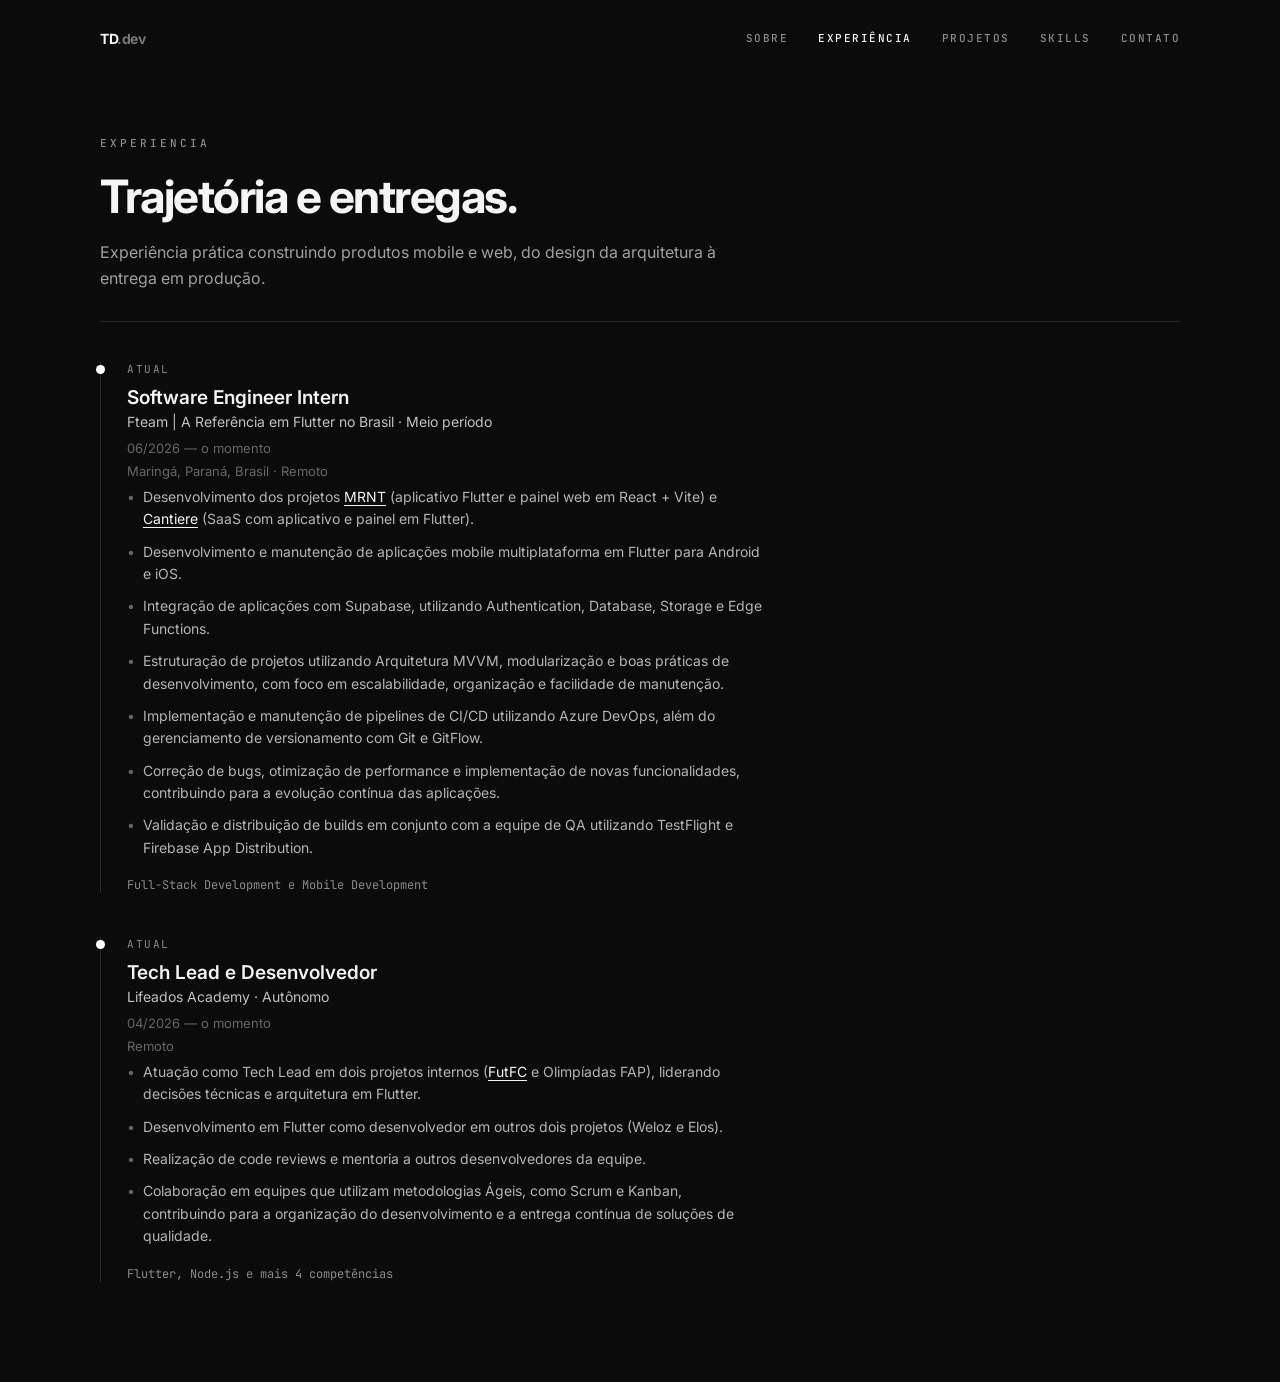
<file: experiencia/experiencia.html>
<!doctype html>
<html lang="pt-BR">
  <head>
    <meta charset="UTF-8" />
    <meta name="viewport" content="width=device-width, initial-scale=1.0" />
    <link rel="stylesheet" href="experiencia.css" />
    <link rel="icon" href="../img/FAVICON.ICO" type="image/x-icon" />
    <title>Thiago Dutra | Experiência</title>
  </head>

  <body>
    <header class="header">
      <nav class="navbar">
        <a href="../index.html" class="logo">TD<span>.dev</span></a>

        <div class="nav-links">
          <a href="../sobre/sobre.html">SOBRE</a>
          <a href="experiencia.html">EXPERIÊNCIA</a>
          <a href="../projetos/projetos.html">PROJETOS</a>
          <a href="../skills/skills.html">SKILLS</a>
          <a href="../contato/contato.html">CONTATO</a>
        </div>
      </nav>
    </header>

    <main class="page">
      <p class="section-label">EXPERIENCIA</p>

      <h1>Trajetória e entregas.</h1>

      <p class="lead">
        Experiência prática construindo produtos mobile e web, do design da
        arquitetura à entrega em produção.
      </p>

      <div class="divider"></div>

      <ul class="timeline">
        <li class="timeline-item">
          <span class="timeline-tag">ATUAL</span>
          <h3>Software Engineer Intern</h3>
          <p class="timeline-company">
            Fteam | A Referência em Flutter no Brasil · Meio período
          </p>
          <p class="timeline-meta">06/2026 — o momento</p>
          <p class="timeline-meta">Maringá, Paraná, Brasil · Remoto</p>

          <ul class="timeline-list">
            <li>
              Desenvolvimento dos projetos
              <a
                href="https://apps.apple.com/br/app/mrnt-rede-social-jovem-adv7/id6733221013"
                target="_blank"
                rel="noopener noreferrer"
                >MRNT</a
              >
              (aplicativo Flutter e painel web em React + Vite) e
              <a
                href="https://cantiereapp.com/"
                target="_blank"
                rel="noopener noreferrer"
                >Cantiere</a
              >
              (SaaS com aplicativo e painel em Flutter).
            </li>
            <li>
              Desenvolvimento e manutenção de aplicações mobile
              multiplataforma em Flutter para Android e iOS.
            </li>
            <li>
              Integração de aplicações com Supabase, utilizando
              Authentication, Database, Storage e Edge Functions.
            </li>
            <li>
              Estruturação de projetos utilizando Arquitetura MVVM,
              modularização e boas práticas de desenvolvimento, com foco em
              escalabilidade, organização e facilidade de manutenção.
            </li>
            <li>
              Implementação e manutenção de pipelines de CI/CD utilizando
              Azure DevOps, além do gerenciamento de versionamento com Git e
              GitFlow.
            </li>
            <li>
              Correção de bugs, otimização de performance e implementação de
              novas funcionalidades, contribuindo para a evolução contínua das
              aplicações.
            </li>
            <li>
              Validação e distribuição de builds em conjunto com a equipe de
              QA utilizando TestFlight e Firebase App Distribution.
            </li>
          </ul>

          <p class="timeline-stack">
            Full-Stack Development e Mobile Development
          </p>
        </li>

        <li class="timeline-item">
          <span class="timeline-tag">ATUAL</span>
          <h3>Tech Lead e Desenvolvedor</h3>
          <p class="timeline-company">Lifeados Academy · Autônomo</p>
          <p class="timeline-meta">04/2026 — o momento</p>
          <p class="timeline-meta">Remoto</p>

          <ul class="timeline-list">
            <li>
              Atuação como Tech Lead em dois projetos internos (<a
                href="https://apps.apple.com/br/app/futi-fc/id6758945796"
                target="_blank"
                rel="noopener noreferrer"
                >FutFC</a
              >
              e Olimpíadas FAP), liderando decisões técnicas e arquitetura em
              Flutter.
            </li>
            <li>
              Desenvolvimento em Flutter como desenvolvedor em outros dois
              projetos (Weloz e Elos).
            </li>
            <li>
              Realização de code reviews e mentoria a outros desenvolvedores
              da equipe.
            </li>
            <li>
              Colaboração em equipes que utilizam metodologias Ágeis, como
              Scrum e Kanban, contribuindo para a organização do
              desenvolvimento e a entrega contínua de soluções de qualidade.
            </li>
          </ul>

          <p class="timeline-stack">Flutter, Node.js e mais 4 competências</p>
        </li>
      </ul>
    </main>

    <script src="../js/nav.js"></script>
  </body>
</html>
</file>
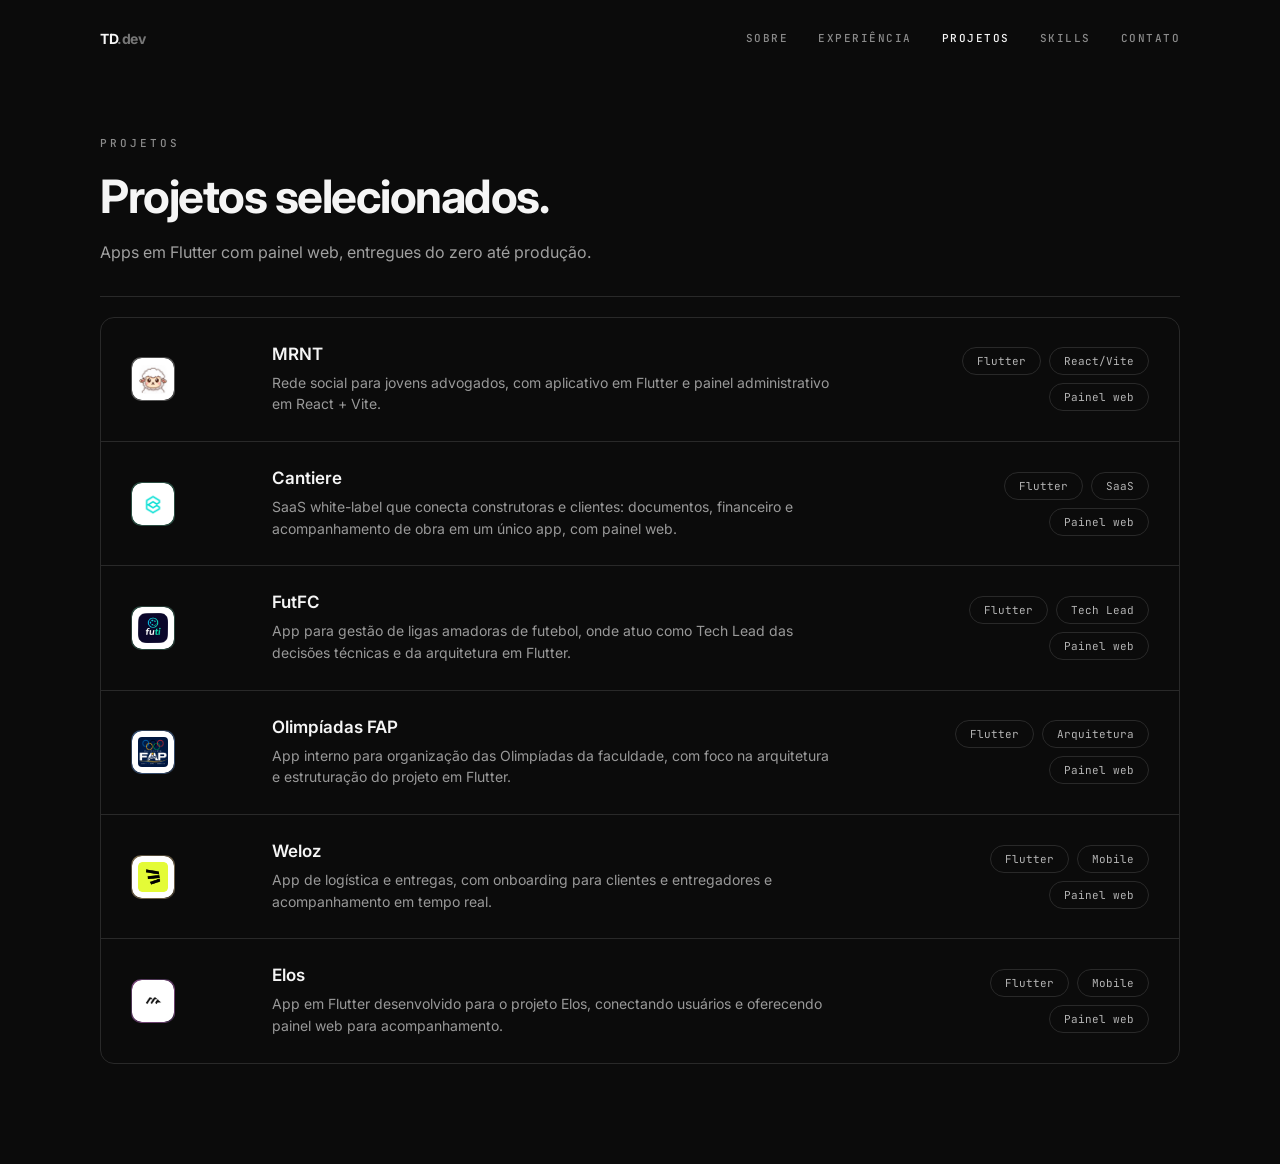
<file: projetos/projetos.html>
<!doctype html>
<html lang="pt-BR">
  <head>
    <meta charset="UTF-8" />
    <meta name="viewport" content="width=device-width, initial-scale=1.0" />
    <link rel="stylesheet" href="projetos.css" />
    <link rel="icon" href="../img/FAVICON.ICO" type="image/x-icon" />
    <title>Thiago Dutra | Projetos</title>
  </head>

  <body>
    <header class="header">
      <nav class="navbar">
        <a href="../index.html" class="logo">TD<span>.dev</span></a>

        <div class="nav-links">
          <a href="../sobre/sobre.html">SOBRE</a>
          <a href="../experiencia/experiencia.html">EXPERIÊNCIA</a>
          <a href="projetos.html">PROJETOS</a>
          <a href="../skills/skills.html">SKILLS</a>
          <a href="../contato/contato.html">CONTATO</a>
        </div>
      </nav>
    </header>

    <main class="page">
      <p class="section-label">PROJETOS</p>

      <h1>Projetos selecionados.</h1>

      <p class="lead">
        Apps em Flutter com painel web, entregues do zero até produção.
      </p>

      <div class="divider"></div>

      <ul class="project-list">
        <li class="project-card">
          <div class="project-icon mrnt">
            <img src="../img/image.png" alt="MRNT" />
          </div>

          <div class="project-info">
            <h3>
              <a
                href="https://apps.apple.com/br/app/mrnt-rede-social-jovem-adv7/id6733221013"
                target="_blank"
                rel="noopener noreferrer"
                >MRNT</a
              >
            </h3>
            <p>
              Rede social para jovens advogados, com aplicativo em Flutter e
              painel administrativo em React + Vite.
            </p>
          </div>

          <div class="project-tags">
            <span>Flutter</span>
            <span>React/Vite</span>
            <span>Painel web</span>
          </div>
        </li>

        <li class="project-card">
          <div class="project-icon cantiere">
            <img src="../img/cantiere.png" alt="Cantiere" />
          </div>

          <div class="project-info">
            <h3>
              <a
                href="https://cantiereapp.com/"
                target="_blank"
                rel="noopener noreferrer"
                >Cantiere</a
              >
            </h3>
            <p>
              SaaS white-label que conecta construtoras e clientes: documentos,
              financeiro e acompanhamento de obra em um único app, com painel
              web.
            </p>
          </div>

          <div class="project-tags">
            <span>Flutter</span>
            <span>SaaS</span>
            <span>Painel web</span>
          </div>
        </li>

        <li class="project-card">
          <div class="project-icon futfc">
            <img src="../img/futifc.png" alt="Futi FC" />
          </div>

          <div class="project-info">
            <h3>
              <a
                href="https://apps.apple.com/br/app/futi-fc/id6758945796"
                target="_blank"
                rel="noopener noreferrer"
                >FutFC</a
              >
            </h3>
            <p>
              App para gestão de ligas amadoras de futebol, onde atuo como Tech
              Lead das decisões técnicas e da arquitetura em Flutter.
            </p>
          </div>

          <div class="project-tags">
            <span>Flutter</span>
            <span>Tech Lead</span>
            <span>Painel web</span>
          </div>
        </li>

        <li class="project-card">
          <div class="project-icon olimp">
            <img src="../img/FAP-olimpiadas.png" alt="Olimpíadas FAP" />
          </div>

          <div class="project-info">
            <h3>Olimpíadas FAP</h3>
            <p>
              App interno para organização das Olimpíadas da faculdade, com foco
              na arquitetura e estruturação do projeto em Flutter.
            </p>
          </div>

          <div class="project-tags">
            <span>Flutter</span>
            <span>Arquitetura</span>
            <span>Painel web</span>
          </div>
        </li>

        <li class="project-card">
          <div class="project-icon weloz">
            <img src="../img/weloz.png" alt="Weloz" />
          </div>

          <div class="project-info">
            <h3>Weloz</h3>
            <p>
              App de logística e entregas, com onboarding para clientes e
              entregadores e acompanhamento em tempo real.
            </p>
          </div>

          <div class="project-tags">
            <span>Flutter</span>
            <span>Mobile</span>
            <span>Painel web</span>
          </div>
        </li>

        <li class="project-card">
          <div class="project-icon elos">
            <img src="../img/elos.png" alt="Elos" />
          </div>

          <div class="project-info">
            <h3>Elos</h3>
            <p>
              App em Flutter desenvolvido para o projeto Elos, conectando
              usuários e oferecendo painel web para acompanhamento.
            </p>
          </div>

          <div class="project-tags">
            <span>Flutter</span>
            <span>Mobile</span>
            <span>Painel web</span>
          </div>
        </li>
      </ul>
    </main>

    <script src="../js/nav.js"></script>
  </body>
</html>
</file>
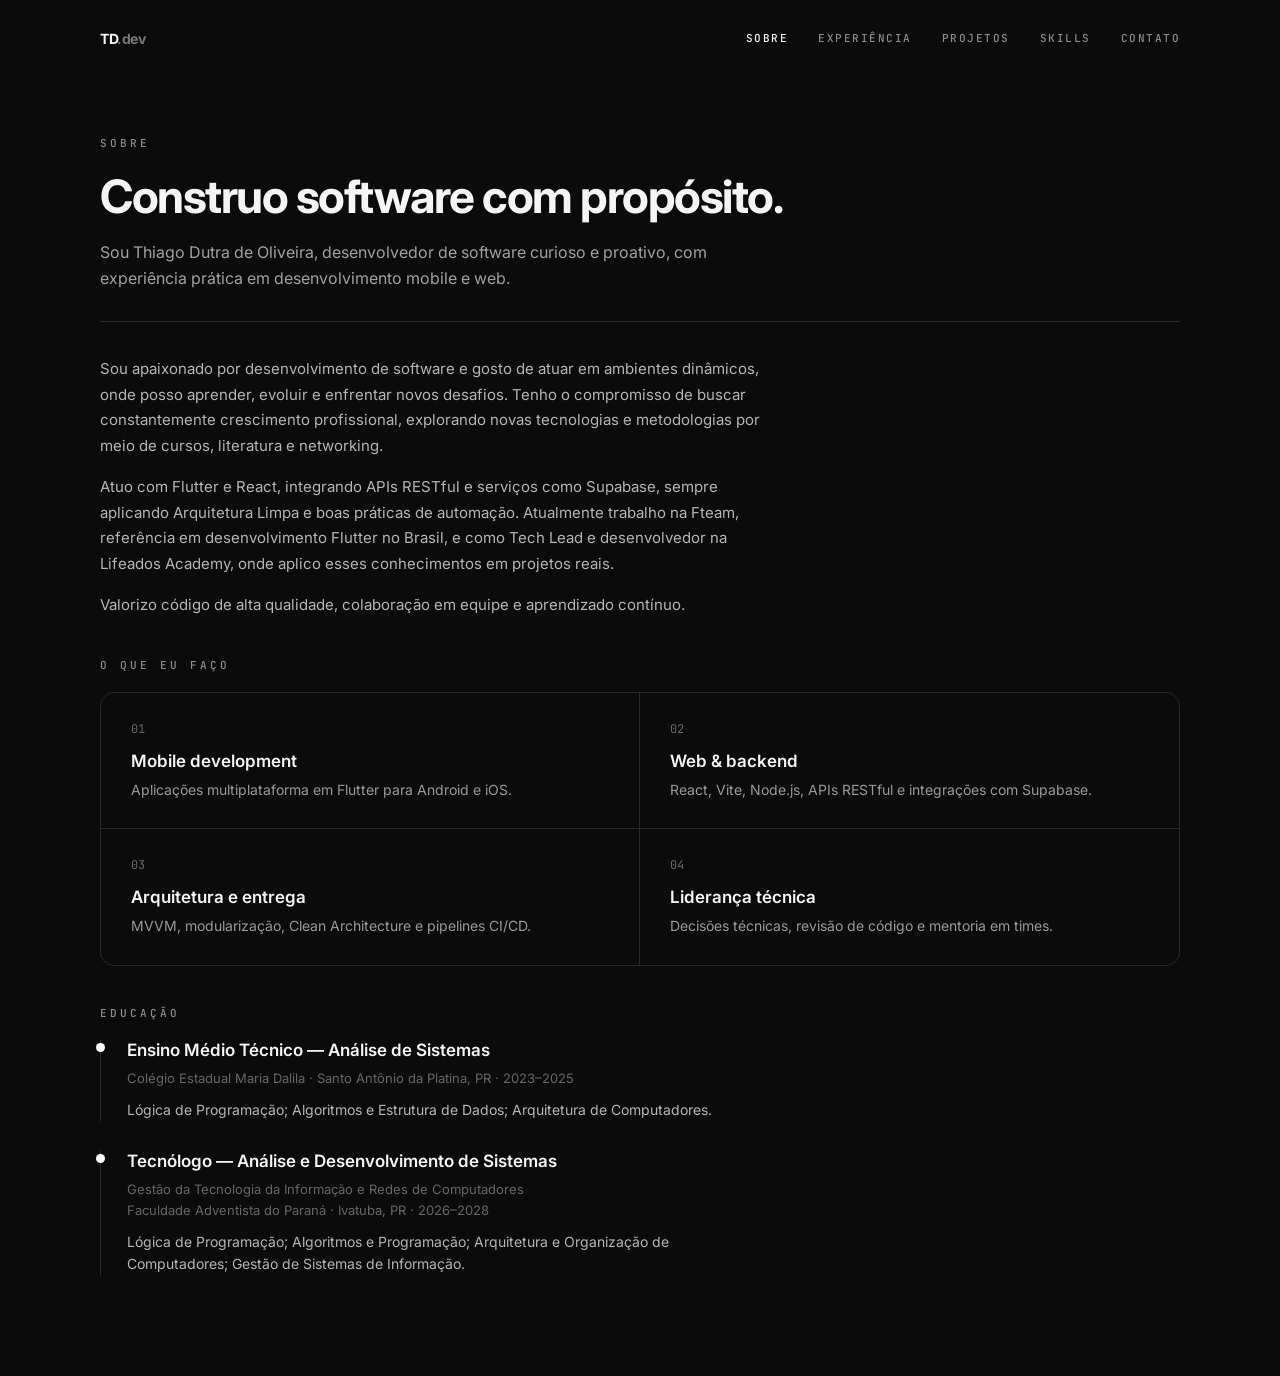
<file: sobre/sobre.html>
<!doctype html>
<html lang="pt-BR">
  <head>
    <meta charset="UTF-8" />
    <meta name="viewport" content="width=device-width, initial-scale=1.0" />
    <link rel="stylesheet" href="sobre.css" />
    <link rel="icon" href="../img/FAVICON.ICO" type="image/x-icon" />
    <title>Thiago Dutra | Sobre</title>
  </head>

  <body>
    <header class="header">
      <nav class="navbar">
        <a href="../index.html" class="logo">TD<span>.dev</span></a>

        <div class="nav-links">
          <a href="sobre.html">SOBRE</a>
          <a href="../experiencia/experiencia.html">EXPERIÊNCIA</a>
          <a href="../projetos/projetos.html">PROJETOS</a>
          <a href="../skills/skills.html">SKILLS</a>
          <a href="../contato/contato.html">CONTATO</a>
        </div>
      </nav>
    </header>

    <main class="page">
      <p class="section-label">SOBRE</p>

      <h1>Construo software com propósito.</h1>

      <p class="lead">
        Sou Thiago Dutra de Oliveira, desenvolvedor de software curioso e
        proativo, com experiência prática em desenvolvimento mobile e web.
      </p>

      <div class="divider"></div>

      <p class="text-block">
        Sou apaixonado por desenvolvimento de software e gosto de atuar em
        ambientes dinâmicos, onde posso aprender, evoluir e enfrentar novos
        desafios. Tenho o compromisso de buscar constantemente crescimento
        profissional, explorando novas tecnologias e metodologias por meio de
        cursos, literatura e networking.
      </p>

      <p class="text-block">
        Atuo com Flutter e React, integrando APIs RESTful e serviços como
        Supabase, sempre aplicando Arquitetura Limpa e boas práticas de
        automação. Atualmente trabalho na Fteam, referência em desenvolvimento
        Flutter no Brasil, e como Tech Lead e desenvolvedor na Lifeados
        Academy, onde aplico esses conhecimentos em projetos reais.
      </p>

      <p class="text-block">
        Valorizo código de alta qualidade, colaboração em equipe e aprendizado
        contínuo.
      </p>

      <p class="section-label sub-label">O QUE EU FAÇO</p>

      <div class="about-grid">
        <div class="about-card">
          <span class="about-number">01</span>
          <h3>Mobile development</h3>
          <p>Aplicações multiplataforma em Flutter para Android e iOS.</p>
        </div>

        <div class="about-card">
          <span class="about-number">02</span>
          <h3>Web &amp; backend</h3>
          <p>React, Vite, Node.js, APIs RESTful e integrações com Supabase.</p>
        </div>

        <div class="about-card">
          <span class="about-number">03</span>
          <h3>Arquitetura e entrega</h3>
          <p>MVVM, modularização, Clean Architecture e pipelines CI/CD.</p>
        </div>

        <div class="about-card">
          <span class="about-number">04</span>
          <h3>Liderança técnica</h3>
          <p>Decisões técnicas, revisão de código e mentoria em times.</p>
        </div>
      </div>

      <p class="section-label sub-label">EDUCAÇÃO</p>

      <ul class="education-list">
        <li class="education-item">
          <h3>Ensino Médio Técnico — Análise de Sistemas</h3>
          <p class="education-meta">
            Colégio Estadual Maria Dalila · Santo Antônio da Platina, PR ·
            2023–2025
          </p>
          <p class="education-detail">
            Lógica de Programação; Algoritmos e Estrutura de Dados; Arquitetura
            de Computadores.
          </p>
        </li>

        <li class="education-item">
          <h3>Tecnólogo — Análise e Desenvolvimento de Sistemas</h3>
          <p class="education-meta">
            Gestão da Tecnologia da Informação e Redes de Computadores
          </p>
          <p class="education-meta">
            Faculdade Adventista do Paraná · Ivatuba, PR · 2026–2028
          </p>
          <p class="education-detail">
            Lógica de Programação; Algoritmos e Programação; Arquitetura e
            Organização de Computadores; Gestão de Sistemas de Informação.
          </p>
        </li>
      </ul>
    </main>

    <script src="../js/nav.js"></script>
  </body>
</html>
</file>
<file: experiencia/experiencia.css>
@import url("https://fonts.googleapis.com/css2?family=Inter:wght@400;500;600;700&family=JetBrains+Mono:wght@400;500&display=swap");

/* cores e variaveis do site */
:root {
  --background: #0b0b0b;
  --text-primary: #f5f5f5;
  --text-secondary: #999999;
  --text-muted: #666666;
  --border: #292929;
  --border-hover: #515151;
  --white: #ffffff;
}

* {
  margin: 0;
  padding: 0;
  box-sizing: border-box;
}

html, body {
  width: 100%;
  min-height: 100%;
}

body {
  background: var(--background);
  color: var(--text-primary);
  font-family: "Inter", sans-serif;
  overflow-x: hidden;
}

/* menu do topo (igual ao da home) */
.header {
  width: 100%;
}

.navbar {
  width: min(calc(100% - 80px), 1080px);
  height: 76px;
  margin: 0 auto;
  display: flex;
  align-items: center;
  justify-content: space-between;
}

.logo {
  color: var(--text-primary);
  font-size: 14px;
  font-weight: 700;
  letter-spacing: -0.4px;
  text-decoration: none;
  transition: opacity 0.2s ease;
}

.logo span {
  color: #777777;
}

.logo:hover {
  opacity: 0.75;
}

.nav-links {
  display: flex;
  align-items: center;
  gap: 30px;
}

.nav-links a {
  position: relative;
  color: #8b8b8b;
  font-family: "JetBrains Mono", monospace;
  font-size: 11px;
  font-weight: 500;
  letter-spacing: 1.5px;
  text-decoration: none;
  transition: color 0.2s ease, opacity 0.2s ease;
}

.nav-links a::after {
  content: "";
  position: absolute;
  left: 0;
  bottom: -7px;
  width: 0;
  height: 1px;
  background: var(--text-primary);
  transition: width 0.2s ease;
}

.nav-links a:hover {
  color: var(--text-primary);
}

.nav-links a:hover::after {
  width: 100%;
}

.nav-links a.active {
  color: var(--text-primary);
}

/* conteudo da pagina */
.page {
  width: min(calc(100% - 80px), 1080px);
  margin: 0 auto;
  padding: 60px 0 100px;
}

.section-label {
  color: #8b8b8b;
  font-family: "JetBrains Mono", monospace;
  font-size: 11px;
  font-weight: 500;
  letter-spacing: 3px;
  margin-bottom: 18px;
}

.page h1 {
  font-size: clamp(34px, 4vw, 46px);
  letter-spacing: -1.5px;
  font-weight: 700;
  margin-bottom: 16px;
}

.lead {
  color: #a0a0a0;
  font-size: 16px;
  line-height: 1.6;
  max-width: 640px;
  margin-bottom: 30px;
}

.divider {
  height: 1px;
  background: var(--border);
  margin-bottom: 40px;
}

/* linha do tempo */
.timeline {
  list-style: none;
  display: flex;
  flex-direction: column;
  gap: 44px;
}

.timeline-item {
  position: relative;
  padding-left: 26px;
  border-left: 1px solid var(--border);
}

.timeline-item::before {
  content: "";
  position: absolute;
  top: 3px;
  left: -5px;
  width: 9px;
  height: 9px;
  border-radius: 50%;
  background: var(--white);
}

.timeline-tag {
  display: block;
  color: #8b8b8b;
  font-family: "JetBrains Mono", monospace;
  font-size: 11px;
  letter-spacing: 1.5px;
  margin-bottom: 10px;
}

.timeline-item h3 {
  font-size: 19px;
  font-weight: 600;
  margin-bottom: 4px;
}

.timeline-company {
  color: #c2c2c2;
  font-size: 14px;
  margin-bottom: 8px;
}

.timeline-meta {
  color: var(--text-muted);
  font-size: 13px;
  line-height: 1.6;
  margin-bottom: 2px;
}

.timeline-meta:last-of-type {
  margin-bottom: 16px;
}

.timeline-list {
  list-style: none;
  margin-top: 4px;
  display: flex;
  flex-direction: column;
  gap: 10px;
}

.timeline-list li {
  position: relative;
  padding-left: 16px;
  color: #b5b5b5;
  font-size: 14px;
  line-height: 1.6;
  max-width: 640px;
}

.timeline-list li::before {
  content: "•";
  position: absolute;
  left: 0;
  color: var(--text-muted);
}

.timeline-list li a {
  color: var(--text-primary);
  text-decoration: underline;
  text-underline-offset: 3px;
}

.timeline-stack {
  margin-top: 18px;
  color: #8b8b8b;
  font-family: "JetBrains Mono", monospace;
  font-size: 12px;
}

/* telas de tablet */
@media (max-width: 900px) {
  .navbar {
    width: min(calc(100% - 40px), 700px);
  }

  .nav-links {
    gap: 16px;
  }

  .page {
    width: min(calc(100% - 40px), 700px);
    padding: 50px 0 70px;
  }
}

/* telas de celular */
@media (max-width: 650px) {
  .navbar {
    height: auto;
    padding: 25px 0;
    flex-direction: column;
    gap: 20px;
  }

  .nav-links {
    flex-wrap: wrap;
    justify-content: center;
    gap: 12px 18px;
  }
}
</file>
<file: projetos/projetos.css>
@import url("https://fonts.googleapis.com/css2?family=Inter:wght@400;500;600;700&family=JetBrains+Mono:wght@400;500&display=swap");

/* cores e variaveis do site */
:root {
  --background: #0b0b0b;
  --text-primary: #f5f5f5;
  --text-secondary: #999999;
  --text-muted: #666666;
  --border: #292929;
  --border-hover: #515151;
  --white: #ffffff;
}

* {
  margin: 0;
  padding: 0;
  box-sizing: border-box;
}

html, body {
  width: 100%;
  min-height: 100%;
}

body {
  background: var(--background);
  color: var(--text-primary);
  font-family: "Inter", sans-serif;
  overflow-x: hidden;
}

/* menu do topo (igual ao da home) */
.header {
  width: 100%;
}

.navbar {
  width: min(calc(100% - 80px), 1080px);
  height: 76px;
  margin: 0 auto;
  display: flex;
  align-items: center;
  justify-content: space-between;
}

.logo {
  color: var(--text-primary);
  font-size: 14px;
  font-weight: 700;
  letter-spacing: -0.4px;
  text-decoration: none;
  transition: opacity 0.2s ease;
}

.logo span {
  color: #777777;
}

.logo:hover {
  opacity: 0.75;
}

.nav-links {
  display: flex;
  align-items: center;
  gap: 30px;
}

.nav-links a {
  position: relative;
  color: #8b8b8b;
  font-family: "JetBrains Mono", monospace;
  font-size: 11px;
  font-weight: 500;
  letter-spacing: 1.5px;
  text-decoration: none;
  transition: color 0.2s ease, opacity 0.2s ease;
}

.nav-links a::after {
  content: "";
  position: absolute;
  left: 0;
  bottom: -7px;
  width: 0;
  height: 1px;
  background: var(--text-primary);
  transition: width 0.2s ease;
}

.nav-links a:hover {
  color: var(--text-primary);
}

.nav-links a:hover::after {
  width: 100%;
}

.nav-links a.active {
  color: var(--text-primary);
}

/* conteudo da pagina */
.page {
  width: min(calc(100% - 80px), 1080px);
  margin: 0 auto;
  padding: 60px 0 100px;
}

.section-label {
  color: #8b8b8b;
  font-family: "JetBrains Mono", monospace;
  font-size: 11px;
  font-weight: 500;
  letter-spacing: 3px;
  margin-bottom: 18px;
}

.page h1 {
  font-size: clamp(34px, 4vw, 46px);
  letter-spacing: -1.5px;
  font-weight: 700;
  margin-bottom: 16px;
}

.lead {
  color: #a0a0a0;
  font-size: 16px;
  line-height: 1.6;
  max-width: 640px;
  margin-bottom: 30px;
}

.lead a {
  color: var(--text-primary);
  text-decoration: underline;
  text-underline-offset: 3px;
}

.divider {
  height: 1px;
  background: var(--border);
  margin-bottom: 20px;
}

/* lista de projetos */
.project-list {
  list-style: none;
  border: 1px solid var(--border);
  border-radius: 14px;
  overflow: hidden;
}

.project-card {
  padding: 26px 30px;
  border-bottom: 1px solid var(--border);
  display: flex;
  align-items: center;
  justify-content: space-between;
  gap: 30px;
  transition: background 0.2s ease;
}

.project-card:hover {
  background: #111111;
}

.project-card:last-child {
  border-bottom: none;
}

/* icone/logo do projeto */
.project-icon {
  flex-shrink: 0;
  width: 44px;
  height: 44px;
  border-radius: 10px;
  display: flex;
  align-items: center;
  justify-content: center;
  color: var(--white);
  font-family: "JetBrains Mono", monospace;
  font-size: 12px;
  font-weight: 600;
  overflow: hidden;
  border: 1px solid rgba(255, 255, 255, 0.12);
}

.project-icon img {
  width: 100%;
  height: 100%;
  object-fit: contain;
  background: #fff;
  padding: 6px;
  border-radius: inherit;
}

.project-icon.mrnt {
  background: linear-gradient(135deg, #4a4a4a, #2b2b2b);
}

.project-icon.cantiere {
  background: #0d3327;
}

.project-icon.futfc {
  background: linear-gradient(135deg, #12352a, #071b15);
}

.project-icon.olimp {
  background: linear-gradient(135deg, #1d3a63, #0c1a2e);
}

.project-icon.weloz {
  background: linear-gradient(135deg, #6b5a3a, #2c2416);
}

.project-icon.elos {
  background: linear-gradient(135deg, #6a2f6b, #24132f);
}

.project-info h3 {
  display: flex;
  align-items: center;
  gap: 10px;
  font-size: 17px;
  font-weight: 600;
  margin-bottom: 8px;
}

.project-info h3 a {
  color: var(--text-primary);
  text-decoration: none;
}

.project-info h3 a:hover {
  text-decoration: underline;
}

.project-info p {
  color: #999999;
  font-size: 14px;
  line-height: 1.55;
  max-width: 560px;
}

.project-tags {
  display: flex;
  flex-wrap: wrap;
  justify-content: flex-end;
  gap: 8px;
  flex-shrink: 0;
  max-width: 220px;
}

.project-tags span {
  padding: 6px 14px;
  border: 1px solid var(--border);
  border-radius: 20px;
  color: #b5b5b5;
  font-family: "JetBrains Mono", monospace;
  font-size: 11px;
  white-space: nowrap;
}

/* telas de tablet */
@media (max-width: 900px) {
  .navbar {
    width: min(calc(100% - 40px), 700px);
  }

  .nav-links {
    gap: 16px;
  }

  .page {
    width: min(calc(100% - 40px), 700px);
    padding: 50px 0 70px;
  }

  .project-card {
    flex-direction: column;
    align-items: flex-start;
  }

  .project-tags {
    justify-content: flex-start;
    max-width: none;
  }
}

/* telas de celular */
@media (max-width: 650px) {
  .navbar {
    height: auto;
    padding: 25px 0;
    flex-direction: column;
    gap: 20px;
  }

  .nav-links {
    flex-wrap: wrap;
    justify-content: center;
    gap: 12px 18px;
  }
}
</file>
<file: sobre/sobre.css>
@import url("https://fonts.googleapis.com/css2?family=Inter:wght@400;500;600;700&family=JetBrains+Mono:wght@400;500&display=swap");

/* cores e variaveis do site */
:root {
  --background: #0b0b0b;
  --text-primary: #f5f5f5;
  --text-secondary: #999999;
  --text-muted: #666666;
  --border: #292929;
  --border-hover: #515151;
  --white: #ffffff;
}

* {
  margin: 0;
  padding: 0;
  box-sizing: border-box;
}

html, body {
  width: 100%;
  min-height: 100%;
}

body {
  background: var(--background);
  color: var(--text-primary);
  font-family: "Inter", sans-serif;
  overflow-x: hidden;
}

/* menu do topo (igual ao da home) */
.header {
  width: 100%;
}

.navbar {
  width: min(calc(100% - 80px), 1080px);
  height: 76px;
  margin: 0 auto;
  display: flex;
  align-items: center;
  justify-content: space-between;
}

.logo {
  color: var(--text-primary);
  font-size: 14px;
  font-weight: 700;
  letter-spacing: -0.4px;
  text-decoration: none;
  transition: opacity 0.2s ease;
}

.logo span {
  color: #777777;
}

.logo:hover {
  opacity: 0.75;
}

.nav-links {
  display: flex;
  align-items: center;
  gap: 30px;
}

.nav-links a {
  position: relative;
  color: #8b8b8b;
  font-family: "JetBrains Mono", monospace;
  font-size: 11px;
  font-weight: 500;
  letter-spacing: 1.5px;
  text-decoration: none;
  transition: color 0.2s ease, opacity 0.2s ease;
}

.nav-links a::after {
  content: "";
  position: absolute;
  left: 0;
  bottom: -7px;
  width: 0;
  height: 1px;
  background: var(--text-primary);
  transition: width 0.2s ease;
}

.nav-links a:hover {
  color: var(--text-primary);
}

.nav-links a:hover::after {
  width: 100%;
}

.nav-links a.active {
  color: var(--text-primary);
}

/* conteudo da pagina */
.page {
  width: min(calc(100% - 80px), 1080px);
  margin: 0 auto;
  padding: 60px 0 100px;
}

.section-label {
  color: #8b8b8b;
  font-family: "JetBrains Mono", monospace;
  font-size: 11px;
  font-weight: 500;
  letter-spacing: 3px;
  margin-bottom: 18px;
}

.page h1 {
  font-size: clamp(34px, 4vw, 46px);
  letter-spacing: -1.5px;
  font-weight: 700;
  margin-bottom: 16px;
}

.lead {
  color: #a0a0a0;
  font-size: 16px;
  line-height: 1.6;
  max-width: 640px;
  margin-bottom: 30px;
}

.divider {
  height: 1px;
  background: var(--border);
  margin-bottom: 34px;
}

.text-block {
  color: #b5b5b5;
  font-size: 15px;
  line-height: 1.7;
  max-width: 680px;
  margin-bottom: 16px;
}

.sub-label {
  margin-top: 40px;
}

/* grid do "what i do" */
.about-grid {
  margin-top: 20px;
  display: grid;
  grid-template-columns: 1fr 1fr;
  border: 1px solid var(--border);
  border-radius: 14px;
  overflow: hidden;
}

.about-card {
  padding: 28px 30px;
  border-bottom: 1px solid var(--border);
}

.about-card:nth-child(odd) {
  border-right: 1px solid var(--border);
}

.about-card:nth-last-child(-n + 2) {
  border-bottom: none;
}

.about-number {
  display: block;
  color: var(--text-muted);
  font-family: "JetBrains Mono", monospace;
  font-size: 12px;
  margin-bottom: 14px;
}

.about-card h3 {
  font-size: 17px;
  font-weight: 600;
  margin-bottom: 8px;
}

.about-card p {
  color: #999999;
  font-size: 14px;
  line-height: 1.55;
}

/* educacao */
.education-list {
  list-style: none;
  display: flex;
  flex-direction: column;
  gap: 30px;
  margin-top: 20px;
}

.education-item {
  position: relative;
  padding-left: 26px;
  border-left: 1px solid var(--border);
}

.education-item::before {
  content: "";
  position: absolute;
  top: 3px;
  left: -5px;
  width: 9px;
  height: 9px;
  border-radius: 50%;
  background: var(--white);
}

.education-item h3 {
  font-size: 17px;
  font-weight: 600;
  margin-bottom: 8px;
}

.education-meta {
  color: var(--text-muted);
  font-size: 13px;
  line-height: 1.6;
}

.education-detail {
  margin-top: 10px;
  color: #b5b5b5;
  font-size: 14px;
  line-height: 1.6;
  max-width: 640px;
}

/* telas de tablet */
@media (max-width: 900px) {
  .navbar {
    width: min(calc(100% - 40px), 700px);
  }

  .nav-links {
    gap: 16px;
  }

  .page {
    width: min(calc(100% - 40px), 700px);
    padding: 50px 0 70px;
  }
}

/* telas de celular */
@media (max-width: 650px) {
  .navbar {
    height: auto;
    padding: 25px 0;
    flex-direction: column;
    gap: 20px;
  }

  .nav-links {
    flex-wrap: wrap;
    justify-content: center;
    gap: 12px 18px;
  }

  .about-grid {
    grid-template-columns: 1fr;
  }

  .about-card:nth-child(odd) {
    border-right: none;
  }

  .about-card {
    border-bottom: 1px solid var(--border);
  }

  .about-card:last-child {
    border-bottom: none;
  }
}
</file>
